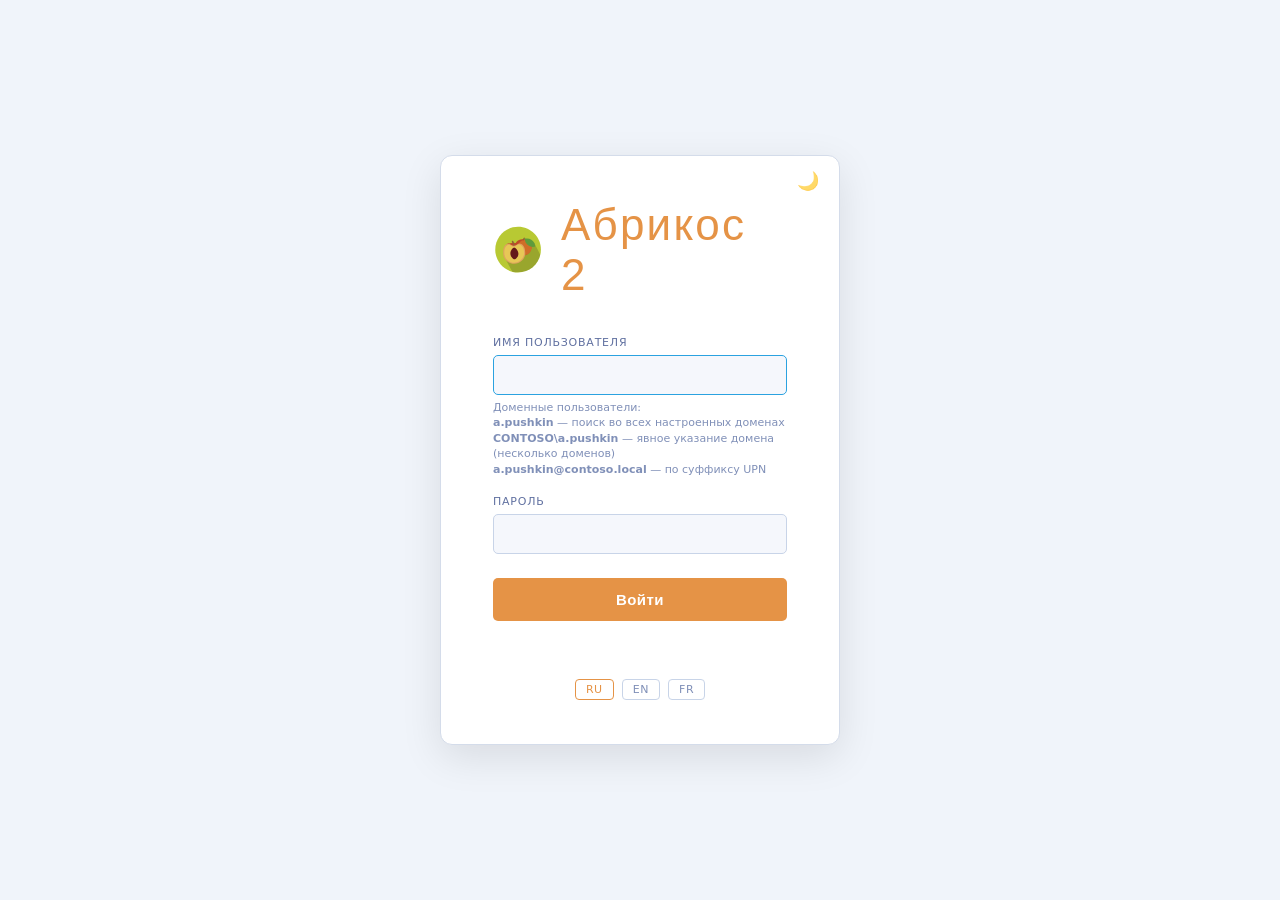
<file: static/login.html>
<!DOCTYPE html>
<html lang="ru">
<head>
  <meta charset="UTF-8">
  <meta name="viewport" content="width=device-width, initial-scale=1.0">
  <title>Абрикос 2 — Вход</title>
  <link rel="icon" href="/static/apricot.svg" sizes="any" type="image/svg+xml">
  <style>
    *, *::before, *::after { box-sizing: border-box; margin: 0; padding: 0; }

    /* ── Theme tokens ── */
    :root, [data-theme="light"] {
      --bg:          #f0f4fa;
      --card-bg:     #ffffff;
      --card-border: #d4dcea;
      --card-shadow: rgba(0,0,0,0.10);
      --text:        #1a2540;
      --label:       #6070a0;
      --hint:        #8090b8;
      --input-bg:    #f5f7fc;
      --input-brd:   #c8d4e8;
      --input-focus: #2BA2E0;
      --lang-brd:    #c8d4e8;
      --lang-clr:    #8090b8;
      --theme-btn:   #8090b8;
    }
    [data-theme="dark"] {
      --bg:          #0e1c38;
      --card-bg:     #122040;
      --card-border: #1e3268;
      --card-shadow: rgba(0,0,0,0.55);
      --text:        #e4e8f4;
      --label:       #7080a0;
      --hint:        #506080;
      --input-bg:    #1a3260;
      --input-brd:   #1e3268;
      --input-focus: #2BA2E0;
      --lang-brd:    #1e3268;
      --lang-clr:    #7080a0;
      --theme-btn:   #7080a0;
    }

    body {
      background: var(--bg);
      color: var(--text);
      font-family: 'Segoe UI', system-ui, sans-serif;
      font-size: 14px;
      height: 100vh;
      display: flex;
      align-items: center;
      justify-content: center;
      transition: background 0.2s;
    }

    .login-card {
      background: var(--card-bg);
      border: 1px solid var(--card-border);
      border-radius: 12px;
      padding: 44px 52px;
      width: 400px;
      box-shadow: 0 12px 40px var(--card-shadow);
      position: relative;
      transition: background 0.2s, border-color 0.2s;
    }

    .theme-toggle {
      position: absolute;
      top: 14px;
      right: 16px;
      background: none;
      border: none;
      cursor: pointer;
      font-size: 18px;
      color: var(--theme-btn);
      line-height: 1;
      padding: 2px 4px;
      opacity: 0.7;
      transition: opacity 0.15s;
    }
    .theme-toggle:hover { opacity: 1; }

    .login-brand {
      display: flex;
      align-items: center;
      justify-content: center;
      gap: 14px;
      margin-bottom: 36px;
    }
    .login-brand span {
      font-family: Impact, 'Arial Narrow', sans-serif;
      font-size: 44px;
      color: #E59346;
      letter-spacing: 0.05em;
    }

    .form-label {
      display: block;
      font-size: 11px;
      color: var(--label);
      text-transform: uppercase;
      letter-spacing: 0.07em;
      margin-bottom: 6px;
    }

    .form-group { margin-bottom: 18px; }

    .form-input {
      width: 100%;
      background: var(--input-bg);
      border: 1px solid var(--input-brd);
      border-radius: 5px;
      color: var(--text);
      padding: 11px 14px;
      font-size: 14px;
      outline: none;
      transition: border-color 0.15s, background 0.2s;
    }
    .form-input:focus { border-color: var(--input-focus); }

    .btn-login {
      width: 100%;
      background: #E59346;
      color: #fff;
      border: none;
      border-radius: 5px;
      padding: 13px;
      font-size: 15px;
      font-weight: 600;
      cursor: pointer;
      margin-top: 6px;
      transition: filter 0.15s;
      letter-spacing: 0.03em;
    }
    .btn-login:hover    { filter: brightness(1.1); }
    .btn-login:active   { filter: brightness(0.95); }
    .btn-login:disabled { opacity: 0.6; cursor: not-allowed; filter: none; }

    .hint {
      font-size: 11px;
      color: var(--hint);
      margin-top: 5px;
      line-height: 1.4;
    }
    .error-msg {
      min-height: 22px;
      margin-top: 14px;
      font-size: 13px;
      color: #BD3839;
      white-space: pre-line;
      line-height: 1.5;
    }

    .lang-row {
      display: flex;
      justify-content: center;
      gap: 8px;
      margin-top: 22px;
    }
    .lang-btn {
      background: transparent;
      border: 1px solid var(--lang-brd);
      border-radius: 4px;
      color: var(--lang-clr);
      font-size: 11px;
      padding: 3px 10px;
      cursor: pointer;
      font-family: inherit;
      letter-spacing: 0.05em;
      transition: border-color 0.15s, color 0.15s;
    }
    .lang-btn:hover  { border-color: #E59346; color: #E59346; }
    .lang-btn.active { border-color: #E59346; color: #E59346; }
  </style>
</head>
<body>
<div class="login-card">
  <button class="theme-toggle" id="theme-toggle" title="Переключить тему">🌙</button>

  <div class="login-brand">
    <img src="/static/apricot.svg" width="54" height="54" alt="">
    <span>Абрикос 2</span>
  </div>

  <form id="login-form" autocomplete="on">
    <div class="form-group">
      <label class="form-label" for="username" data-i18n="login.username_label">Имя пользователя</label>
      <input id="username" class="form-input" type="text"
             autocomplete="username" autofocus spellcheck="false">
      <div class="hint" id="domain-hint" data-i18n-html="login.domain_hint">
        Доменные пользователи:<br>
        <strong>a.pushkin</strong> — поиск во всех настроенных доменах<br>
        <strong>CONTOSO\a.pushkin</strong> — явное указание домена (несколько доменов)<br>
        <strong>a.pushkin@contoso.local</strong> — по суффиксу UPN
      </div>
    </div>
    <div class="form-group">
      <label class="form-label" for="password" data-i18n="login.password_label">Пароль</label>
      <input id="password" class="form-input" type="password"
             autocomplete="current-password">
    </div>
    <button id="btn-submit" class="btn-login" type="submit" data-i18n="login.submit">Войти</button>
    <div id="error-msg" class="error-msg"></div>
  </form>

  <div class="lang-row">
    <button class="lang-btn" data-lang="ru">RU</button>
    <button class="lang-btn" data-lang="en">EN</button>
    <button class="lang-btn" data-lang="fr">FR</button>
  </div>

</div>
<script src="/static/i18n.js"></script>
<script>
// ── Theme ────────────────────────────────────────────────────────────────────
function _getLoginTheme() {
  try {
    const obj = JSON.parse(localStorage.getItem('apricot-theme') || 'null');
    if (obj && obj.until && Date.now() < obj.until) return obj.value;
  } catch (e) {}
  return 'light';   // default on login page
}

function _applyLoginTheme(theme) {
  document.documentElement.setAttribute('data-theme', theme);
  const btn = document.getElementById('theme-toggle');
  if (btn) btn.textContent = theme === 'light' ? '🌙' : '☀️';
}

function _nextLoginTransition() {
  const now = new Date(), next = new Date(now);
  next.setSeconds(0); next.setMilliseconds(0);
  const h = now.getHours();
  if (h >= 9 && h < 18) { next.setHours(18, 0); }
  else if (h < 9)        { next.setHours(9, 0); }
  else                   { next.setDate(next.getDate() + 1); next.setHours(9, 0); }
  return next.getTime();
}

_applyLoginTheme(_getLoginTheme());

document.getElementById('theme-toggle').addEventListener('click', () => {
  const isDark = document.documentElement.getAttribute('data-theme') === 'dark';
  const newTheme = isDark ? 'light' : 'dark';
  localStorage.setItem('apricot-theme', JSON.stringify({ value: newTheme, until: _nextLoginTransition() }));
  _applyLoginTheme(newTheme);
});

// ── Init ─────────────────────────────────────────────────────────────────────
document.addEventListener('DOMContentLoaded', async () => {
  await I18n.init();
  I18n.applyToDOM();
  _updateLangBtns();
  document.title = I18n.t('login.page_title');

  document.querySelectorAll('.lang-btn').forEach(btn => {
    btn.addEventListener('click', async () => {
      await I18n.setLang(btn.dataset.lang);
      I18n.applyToDOM();
      _updateLangBtns();
      document.title = I18n.t('login.page_title');
    });
  });
});

function _updateLangBtns() {
  document.querySelectorAll('.lang-btn').forEach(btn => {
    btn.classList.toggle('active', btn.dataset.lang === I18n.getLang());
  });
}

document.getElementById('login-form').addEventListener('submit', async e => {
  e.preventDefault();
  const username = document.getElementById('username').value.trim();
  const password = document.getElementById('password').value;
  const errEl    = document.getElementById('error-msg');
  const btn      = document.getElementById('btn-submit');

  if (!username) { errEl.textContent = I18n.t('login.error_empty_username'); return; }

  errEl.textContent = '';
  btn.disabled = true;
  btn.textContent  = I18n.t('login.submit_checking');

  try {
    const resp = await fetch('/api/auth/login', {
      method:  'POST',
      headers: { 'Content-Type': 'application/json' },
      body:    JSON.stringify({ username, password }),
    });

    if (resp.ok) {
      let next = new URLSearchParams(location.search).get('next') || '/';
      // only same-origin paths: block '//evil.com', '/\evil.com', 'https://...'
      if (!/^\/(?![\/\\])/.test(next)) next = '/';
      location.href = next;
    } else {
      const data = await resp.json().catch(() => ({}));
      errEl.textContent = data.detail || I18n.t('login.error_wrong_credentials');
      btn.disabled = false;
      btn.textContent = I18n.t('login.submit');
      document.getElementById('password').select();
    }
  } catch {
    errEl.textContent = I18n.t('login.error_connection');
    btn.disabled = false;
    btn.textContent = I18n.t('login.submit');
  }
});
</script>
</body>
</html>
</file>
